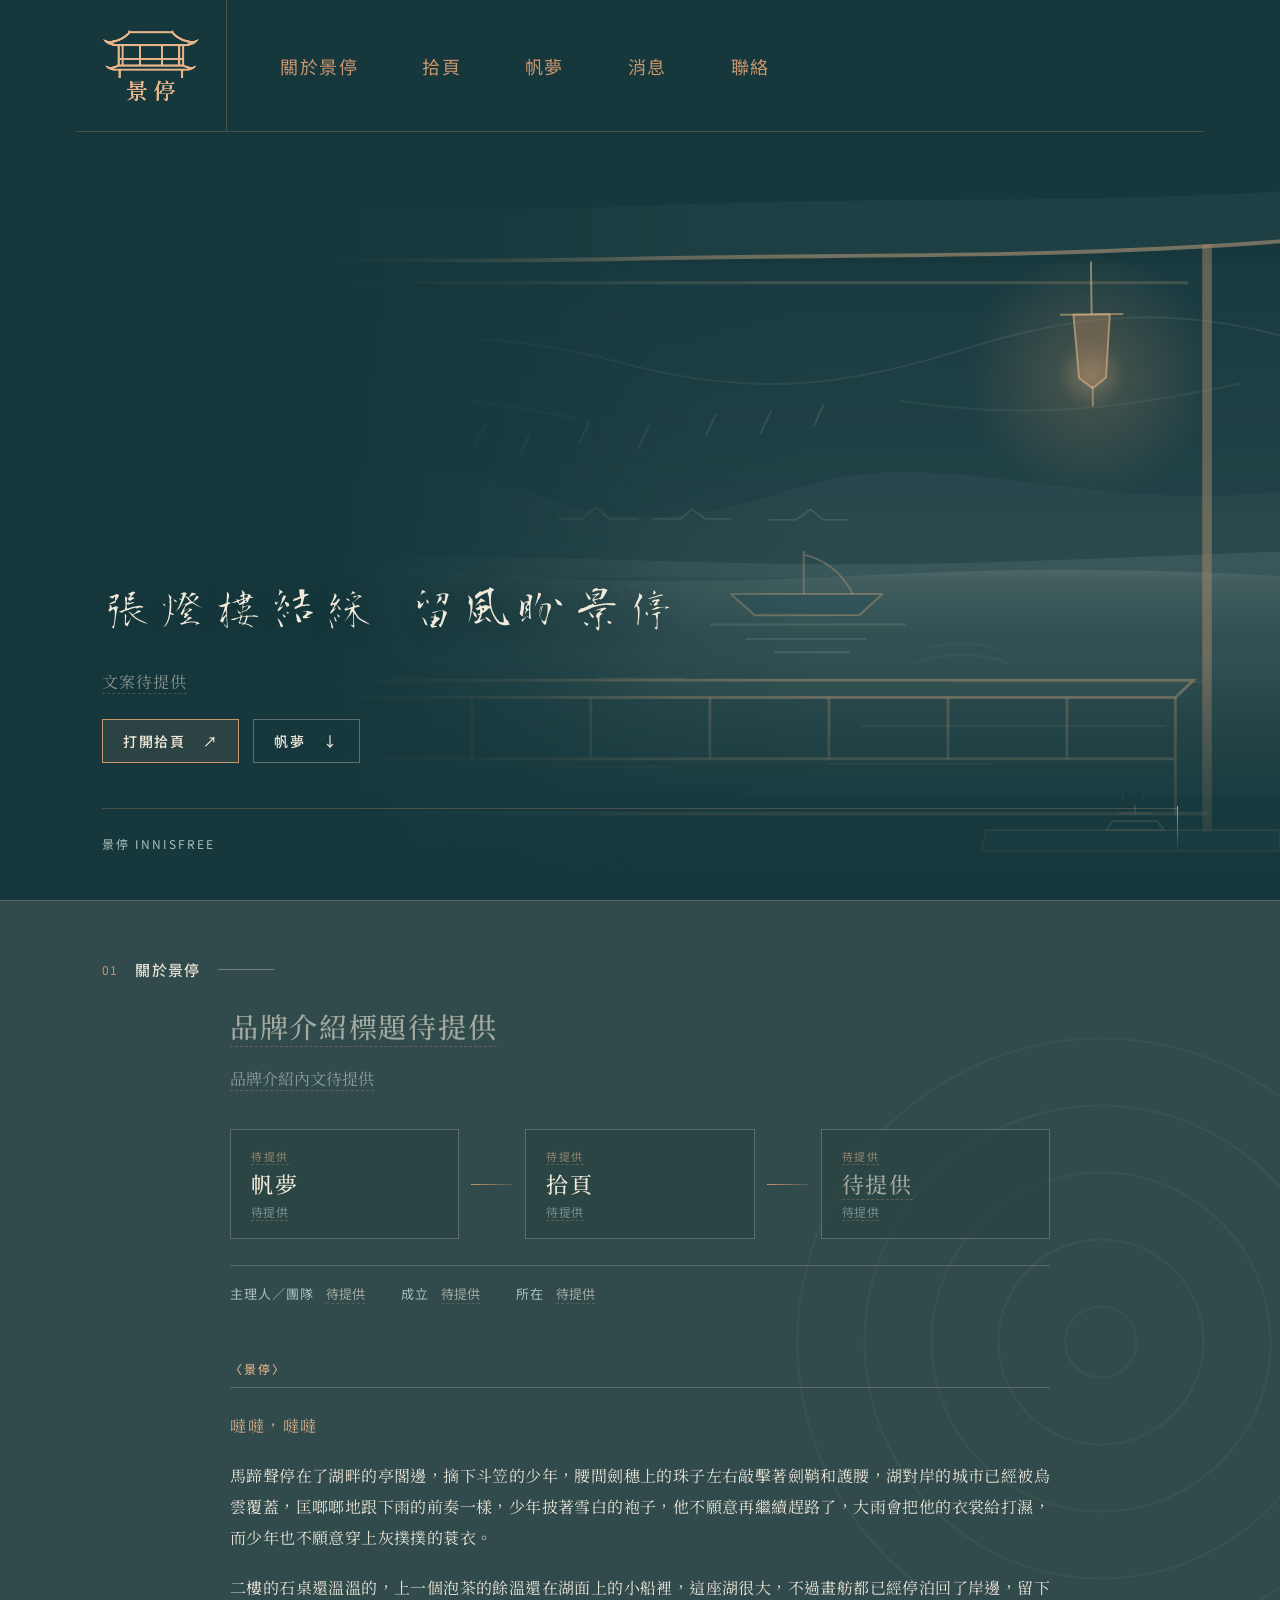
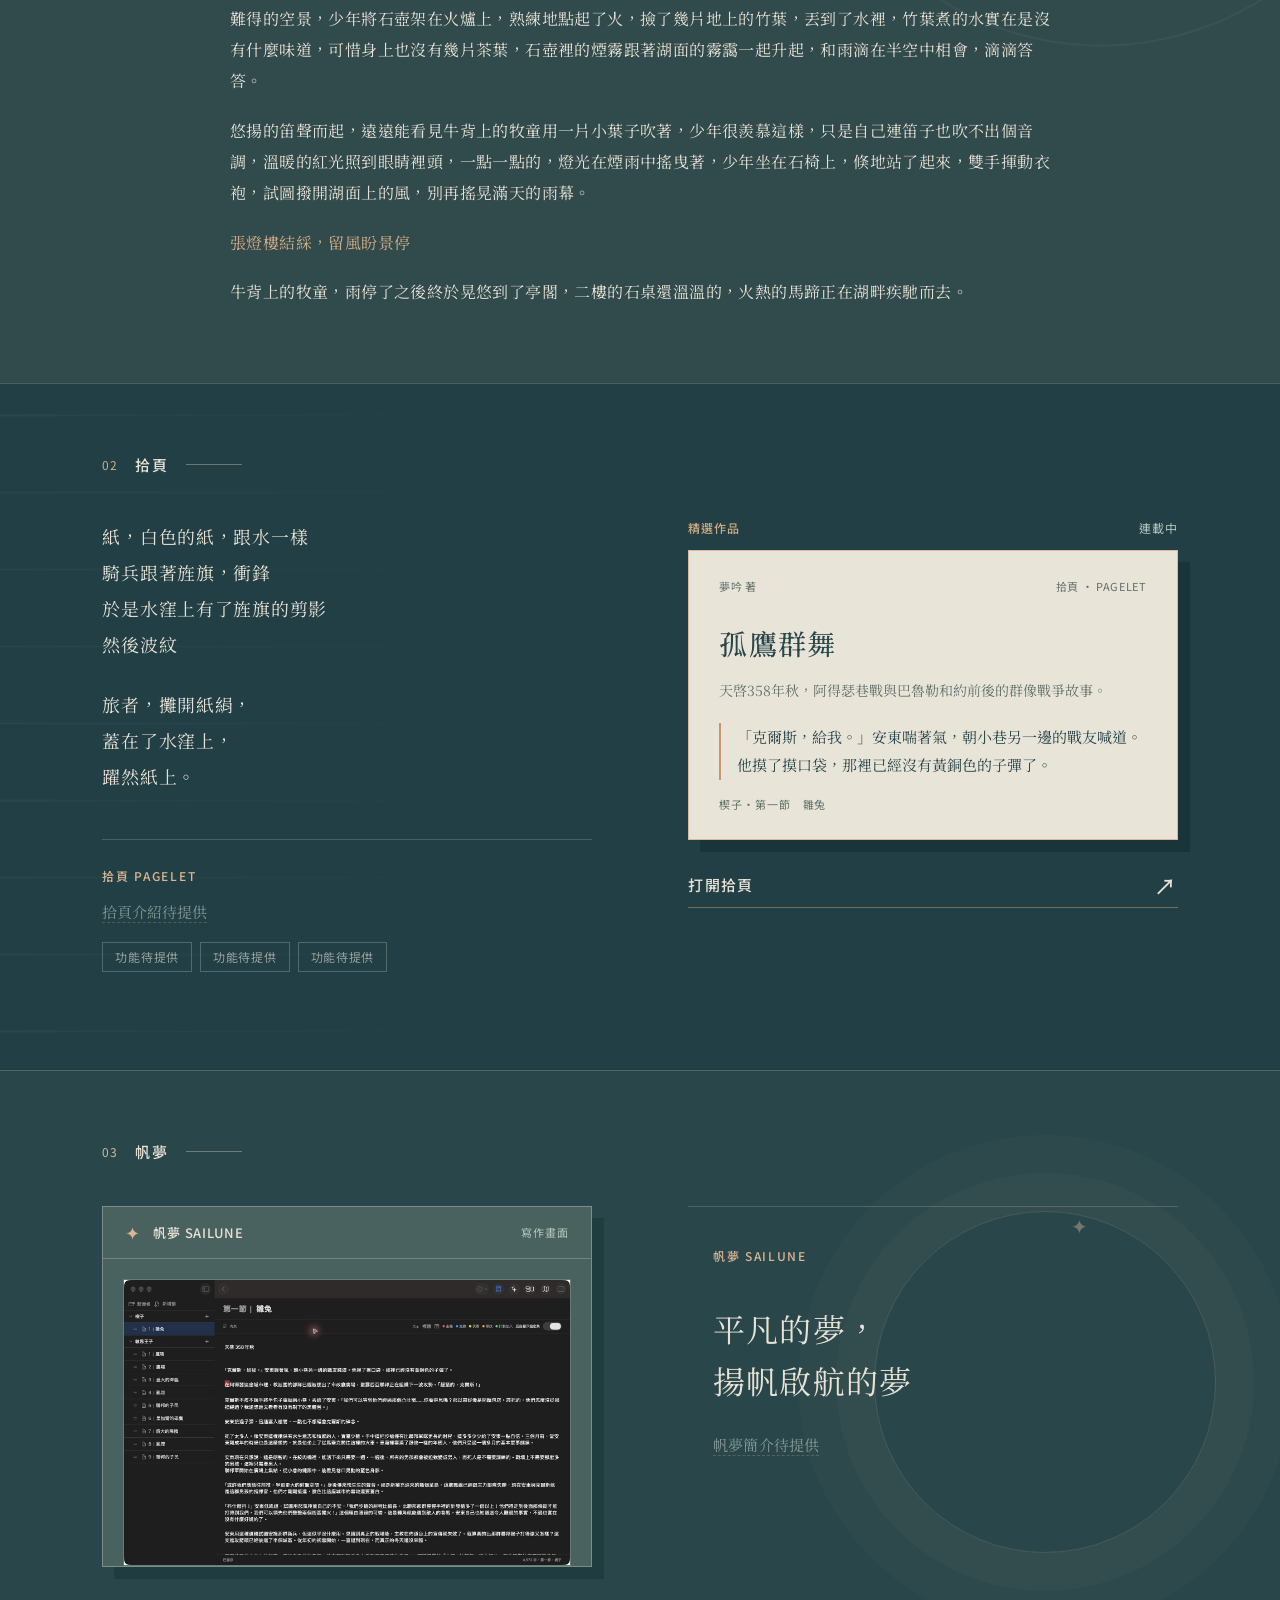
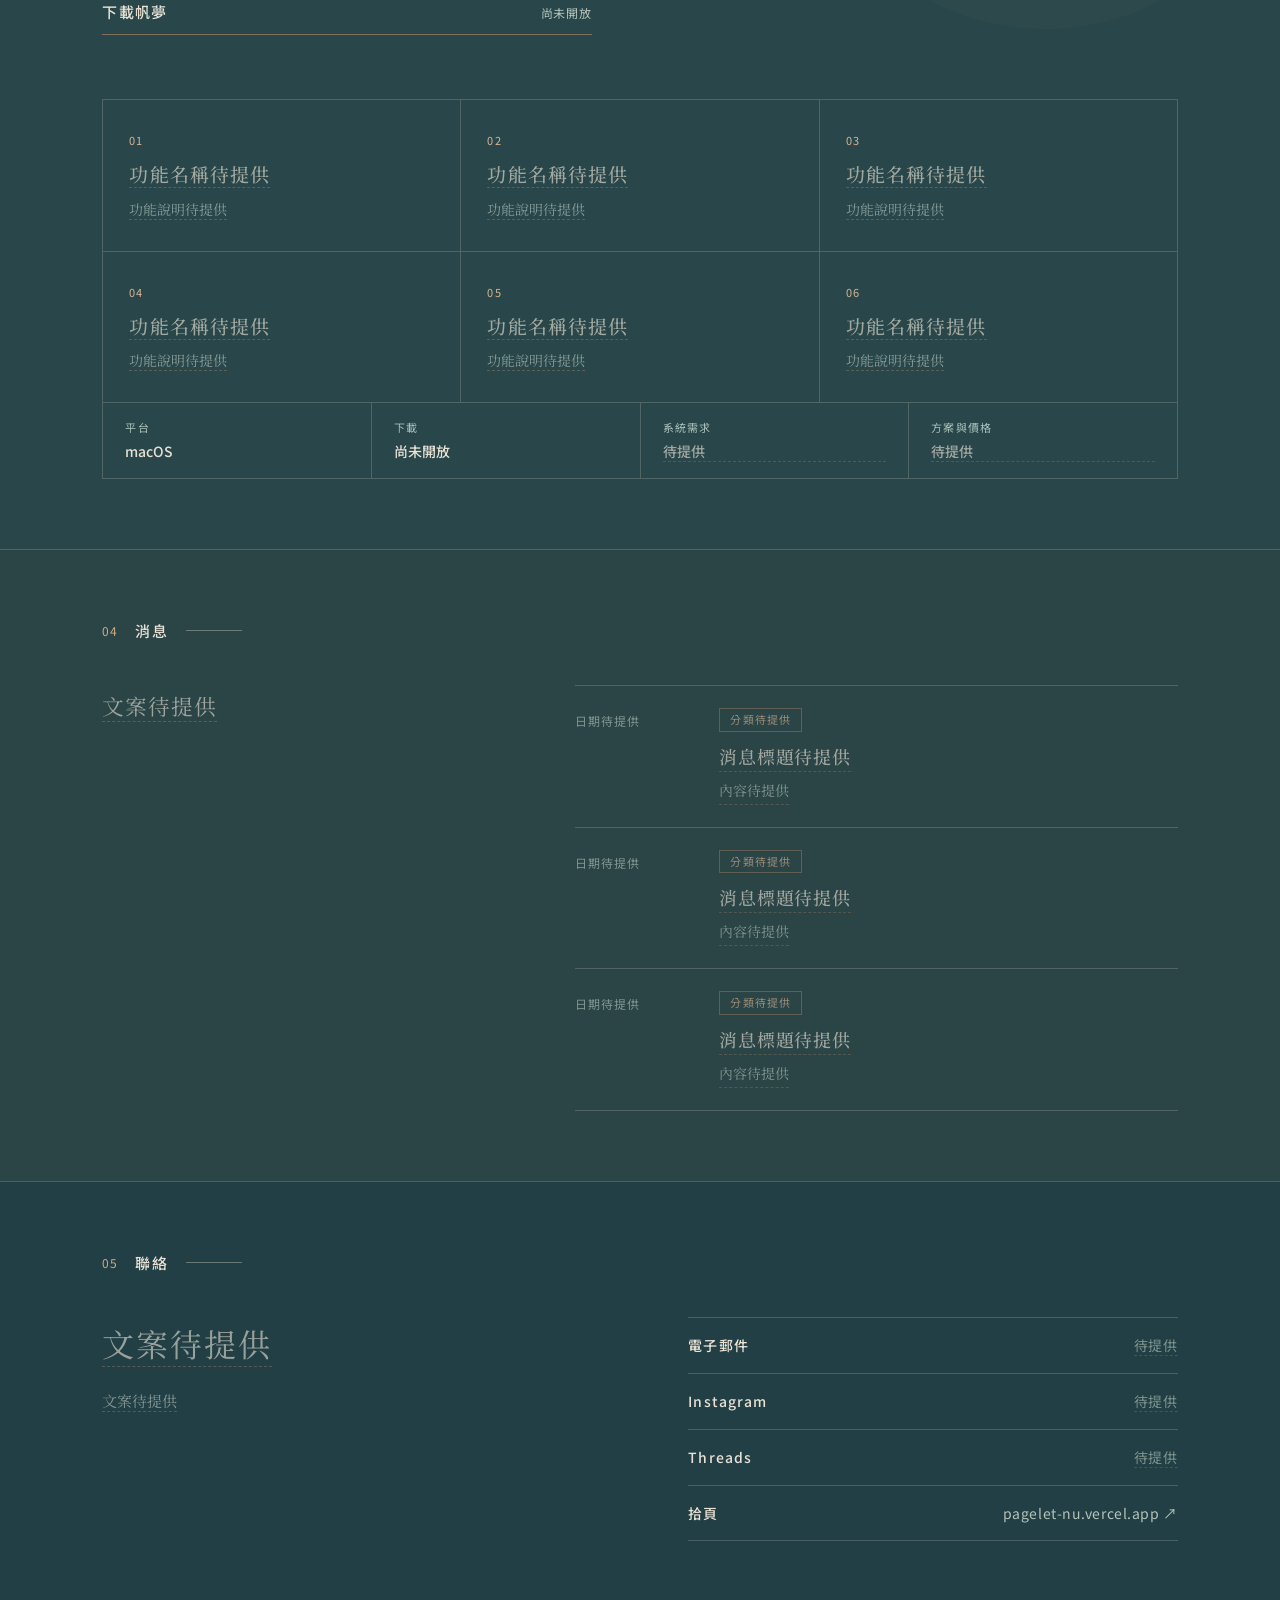
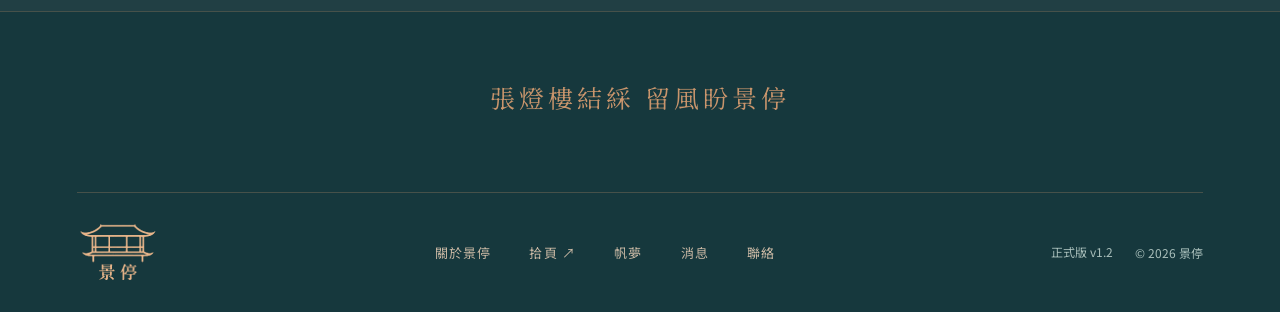
<file: index.html>
<!doctype html>
<html lang="zh-Hant" class="no-js">
<head>
<meta charset="utf-8"><script>document.documentElement.classList.replace("no-js","js")</script><meta name="viewport" content="width=device-width,initial-scale=1">
<title>景停｜張燈樓結綵 留風盼景停</title>
<meta name="description" content="景停，張燈樓結綵，留風盼景停。認識景停的故事，探索拾頁的創作與作品，以及帆夢寫作工具。">
<link rel="canonical" href="https://moonest-0321.github.io/Innisfree/">
<meta name="version" content="v1.2">
<link rel="icon" href="assets/favicon.svg?v=1.2" type="image/svg+xml">
<meta name="theme-color" content="#16383d">
<meta property="og:type" content="website">
<meta property="og:locale" content="zh_TW">
<meta property="og:site_name" content="景停">
<meta property="og:title" content="景停｜張燈樓結綵 留風盼景停">
<meta property="og:description" content="景停，張燈樓結綵，留風盼景停。認識景停的故事，探索拾頁的創作與作品，以及帆夢寫作工具。">
<meta property="og:url" content="https://moonest-0321.github.io/Innisfree/">
<meta property="og:image" content="https://moonest-0321.github.io/Innisfree/assets/og-image.jpg">
<meta property="og:image:width" content="1200"><meta property="og:image:height" content="630">
<meta property="og:image:alt" content="景停｜張燈樓結綵 留風盼景停">
<meta name="twitter:card" content="summary_large_image">
<link rel="preconnect" href="https://fonts.googleapis.com">
<link rel="preconnect" href="https://fonts.gstatic.com" crossorigin>
<link rel="stylesheet" href="https://fonts.googleapis.com/css2?family=Noto+Sans+TC:wght@400;500;600&amp;family=Noto+Serif+TC:wght@400;500;600&amp;display=swap">
<link rel="preload" href="assets/fonts/jingting-zhengfeng-light.ttf" as="font" type="font/ttf" crossorigin>
<link rel="stylesheet" href="style.css?v=1.2.4">
<script type="application/ld+json">{"@context":"https://schema.org","@type":"Organization","name":"景停","alternateName":"Innisfree","url":"https://moonest-0321.github.io/Innisfree/","logo":"https://moonest-0321.github.io/Innisfree/assets/logo-jiangnan-wordmark-sm.png","slogan":"張燈樓結綵 留風盼景停"}</script>
</head>
<body>
<a class="skip-link" href="#vision">跳到主要內容</a>
<svg width="0" height="0" aria-hidden="true" style="position:absolute"><defs><filter id="logo-ink" color-interpolation-filters="sRGB"><feColorMatrix type="matrix" values="0 0 0 0 .91 0 0 0 0 .71 0 0 0 0 .54 1.4 0 0 0 -.2"/></filter></defs></svg>
<header class="header"><a class="brand" href="#" aria-label="景停首頁"><svg class="brand-logo" viewBox="515 215 670 510" role="img" aria-label="景停"><image filter="url(#logo-ink)" href="assets/logo-jiangnan-wordmark-sm.png?v=1.2.4" width="1697" height="927"/></svg></a><nav aria-label="主要導覽"><a href="#vision">關於景停</a><a href="#pagelet">拾頁</a><a href="#sailune">帆夢</a><a href="#news">消息</a><a href="#contact">聯絡</a></nav></header>
<main id="main">
<section class="hero" aria-label="首頁"><div class="hero-mark"><svg class="brand-logo" viewBox="515 215 670 510" role="img" aria-label="景停"><image filter="url(#logo-ink)" href="assets/logo-jiangnan-wordmark-sm.png?v=1.2.4" width="1697" height="927"/></svg></div><h1><span>張燈樓結綵</span> <span>留風盼景停</span></h1><div class="hero-intro"><p class="hero-sub"><span class="ph" data-field="hero-sub">文案待提供</span></p><div class="hero-actions"><a class="hero-cta" href="https://pagelet-nu.vercel.app/" target="_blank" rel="noopener noreferrer">打開拾頁 <span aria-hidden="true">↗</span><span class="visually-hidden">（另開新分頁）</span></a><a class="hero-cta hero-cta-quiet" href="#sailune">帆夢 <span aria-hidden="true">↓</span></a></div></div><div class="hero-bottom"><div class="hero-foot">景停 INNISFREE</div></div><a class="hero-scroll" href="#vision" aria-label="往下捲動"></a></section>
<section class="intro section" id="vision" aria-labelledby="vision-title"><h2 class="section-label" id="vision-title"><span>01</span>關於景停</h2><div class="about-brand reveal"><p class="about-lead"><span class="ph" data-field="about-lead">品牌介紹標題待提供</span></p><div class="about-text"><p><span class="ph" data-field="about-text">品牌介紹內文待提供</span></p></div><ol class="brand-flow" aria-label="景停旗下產品的關係"><li><a href="#sailune"><span class="flow-role"><span class="ph" data-field="flow-sailune-role">待提供</span></span><strong>帆夢</strong><small><span class="ph" data-field="flow-sailune-desc">待提供</span></small></a></li><li class="flow-step" aria-hidden="true"><span></span></li><li><a href="#pagelet"><span class="flow-role"><span class="ph" data-field="flow-pagelet-role">待提供</span></span><strong>拾頁</strong><small><span class="ph" data-field="flow-pagelet-desc">待提供</span></small></a></li><li class="flow-step" aria-hidden="true"><span></span></li><li><div><span class="flow-role"><span class="ph" data-field="flow-reader-role">待提供</span></span><strong><span class="ph" data-field="flow-reader-name">待提供</span></strong><small><span class="ph" data-field="flow-reader-desc">待提供</span></small></div></li></ol><dl class="about-facts"><div class="is-placeholder"><dt>主理人／團隊</dt><dd data-field="team">待提供</dd></div><div class="is-placeholder"><dt>成立</dt><dd data-field="founded">待提供</dd></div><div class="is-placeholder"><dt>所在</dt><dd data-field="location">待提供</dd></div></dl></div>
<p class="about-story-label reveal">〈景停〉</p><article class="about-story reveal"><div class="about-story-body"><p class="about-story-opening">噠噠，噠噠</p><p>馬蹄聲停在了湖畔的亭閣邊，摘下斗笠的少年，腰間劍穗上的珠子左右敲擊著劍鞘和護腰，湖對岸的城市已經被烏雲覆蓋，匡啷啷地跟下雨的前奏一樣，少年披著雪白的袍子，他不願意再繼續趕路了，大雨會把他的衣裳給打濕，而少年也不願意穿上灰撲撲的蓑衣。</p><p>二樓的石桌還溫溫的，上一個泡茶的餘溫還在湖面上的小船裡，這座湖很大，不過畫舫都已經停泊回了岸邊，留下難得的空景，少年將石壺架在火爐上，熟練地點起了火，撿了幾片地上的竹葉，丟到了水裡，竹葉煮的水實在是沒有什麼味道，可惜身上也沒有幾片茶葉，石壺裡的煙霧跟著湖面的霧靄一起升起，和雨滴在半空中相會，滴滴答答。</p><p>悠揚的笛聲而起，遠遠能看見牛背上的牧童用一片小葉子吹著，少年很羨慕這樣，只是自己連笛子也吹不出個音調，溫暖的紅光照到眼睛裡頭，一點一點的，燈光在煙雨中搖曳著，少年坐在石椅上，倏地站了起來，雙手揮動衣袍，試圖撥開湖面上的風，別再搖晃滿天的雨幕。</p><p class="about-story-refrain">張燈樓結綵，留風盼景停</p><p>牛背上的牧童，雨停了之後終於晃悠到了亭閣，二樓的石桌還溫溫的，火熱的馬蹄正在湖畔疾馳而去。</p></div></article></section>
<section class="stories section" id="pagelet" aria-labelledby="pagelet-title"><h2 class="section-label" id="pagelet-title"><span>02</span>拾頁</h2><div class="stories-layout"><div class="pagelet-column"><div class="pagelet-poem reveal-lines"><p><span class="line">紙，白色的紙，跟水一樣</span><br><span class="line">騎兵跟著旌旗，衝鋒</span><br><span class="line">於是水窪上有了旌旗的剪影</span><br><span class="line">然後波紋</span></p><p><span class="line">旅者，攤開紙絹，</span><br><span class="line">蓋在了水窪上，</span><br><span class="line">躍然紙上。</span></p></div><div class="product-intro reveal"><p class="product-kicker">拾頁 PAGELET</p><p><span class="ph" data-field="pagelet-intro">拾頁介紹待提供</span></p><ul class="chip-list" aria-label="拾頁的功能"><li><span class="ph" data-field="pagelet-f1">功能待提供</span></li><li><span class="ph" data-field="pagelet-f2">功能待提供</span></li><li><span class="ph" data-field="pagelet-f3">功能待提供</span></li></ul></div></div><div class="stories-content pagelet-preview reveal" id="stories" aria-label="拾頁精選作品"><div class="pagelet-preview-head"><span>精選作品</span><span>連載中</span></div><a class="pagelet-preview-card" data-featured-preview href="https://pagelet-nu.vercel.app/book/58D81B57-3063-4803-8E54-A37220B423C1" target="_blank" rel="noopener noreferrer"><div class="pagelet-preview-meta"><span data-preview-author>夢吟 著</span><span>拾頁 · PAGELET</span></div><h3 data-preview-title>孤鷹群舞</h3><p class="pagelet-preview-summary">天啓358年秋，阿得瑟巷戰與巴魯勒和約前後的群像戰爭故事。</p><blockquote data-preview-excerpt>「克爾斯，給我。」安東喘著氣，朝小巷另一邊的戰友喊道。他摸了摸口袋，那裡已經沒有黃銅色的子彈了。</blockquote><span class="pagelet-preview-source">楔子・第一節　雛兔</span></a><a class="pagelet-open-link" href="https://pagelet-nu.vercel.app/" target="_blank" rel="noopener noreferrer">打開拾頁 <span aria-hidden="true">↗</span><span class="visually-hidden">（另開新分頁）</span></a></div></div></section>
<section class="sailune-section section" id="sailune" aria-labelledby="sailune-title"><h2 class="section-label" id="sailune-title"><span>03</span>帆夢</h2><div class="sailune-layout"><div class="sailune-showcase reveal"><figure class="sailune-preview sailune-shot"><div class="sailune-preview-bar"><span aria-hidden="true">✦</span><span>帆夢 SAILUNE</span><span>寫作畫面</span></div><img src="assets/sailune-editor.jpg?v=1.2" width="1600" height="1025" loading="lazy" alt="帆夢的寫作畫面：左側是卷與節的目錄，右側是〈孤鷹群舞〉第一節〈雛兔〉的正文。"></figure><p class="sailune-download">下載帆夢 <small>尚未開放</small></p></div><div class="sailune-copy reveal"><p class="product-kicker">帆夢 SAILUNE</p><p class="sailune-tagline">平凡的夢，<br>揚帆啟航的夢</p><div class="sailune-description"><p><span class="ph" data-field="sailune-description">帆夢簡介待提供</span></p></div></div></div><ul class="feature-grid" aria-label="帆夢的主要功能"><li class="reveal"><span class="feature-no">01</span><h3><span class="ph" data-field="sailune-f1-title">功能名稱待提供</span></h3><p><span class="ph" data-field="sailune-f1-text">功能說明待提供</span></p></li><li class="reveal"><span class="feature-no">02</span><h3><span class="ph" data-field="sailune-f2-title">功能名稱待提供</span></h3><p><span class="ph" data-field="sailune-f2-text">功能說明待提供</span></p></li><li class="reveal"><span class="feature-no">03</span><h3><span class="ph" data-field="sailune-f3-title">功能名稱待提供</span></h3><p><span class="ph" data-field="sailune-f3-text">功能說明待提供</span></p></li><li class="reveal"><span class="feature-no">04</span><h3><span class="ph" data-field="sailune-f4-title">功能名稱待提供</span></h3><p><span class="ph" data-field="sailune-f4-text">功能說明待提供</span></p></li><li class="reveal"><span class="feature-no">05</span><h3><span class="ph" data-field="sailune-f5-title">功能名稱待提供</span></h3><p><span class="ph" data-field="sailune-f5-text">功能說明待提供</span></p></li><li class="reveal"><span class="feature-no">06</span><h3><span class="ph" data-field="sailune-f6-title">功能名稱待提供</span></h3><p><span class="ph" data-field="sailune-f6-text">功能說明待提供</span></p></li></ul><dl class="product-facts reveal"><div><dt>平台</dt><dd>macOS</dd></div><div><dt>下載</dt><dd>尚未開放</dd></div><div class="is-placeholder"><dt>系統需求</dt><dd data-field="requirements">待提供</dd></div><div class="is-placeholder"><dt>方案與價格</dt><dd data-field="pricing">待提供</dd></div></dl></section>
<section class="news-section section" id="news" aria-labelledby="news-title"><h2 class="section-label" id="news-title"><span>04</span>消息</h2><div class="news-layout"><p class="news-intro reveal"><span class="ph" data-field="news-intro">文案待提供</span></p><ol class="news-list" data-placeholder="news"><li class="news-item reveal is-placeholder"><time data-field="date">日期待提供</time><span class="news-tag" data-field="category">分類待提供</span><h3 data-field="title">消息標題待提供</h3><p data-field="summary">內容待提供</p></li><li class="news-item reveal is-placeholder"><time data-field="date">日期待提供</time><span class="news-tag" data-field="category">分類待提供</span><h3 data-field="title">消息標題待提供</h3><p data-field="summary">內容待提供</p></li><li class="news-item reveal is-placeholder"><time data-field="date">日期待提供</time><span class="news-tag" data-field="category">分類待提供</span><h3 data-field="title">消息標題待提供</h3><p data-field="summary">內容待提供</p></li></ol></div></section>
<section class="contact-section section" id="contact" aria-labelledby="contact-title"><h2 class="section-label" id="contact-title"><span>05</span>聯絡</h2><div class="contact-layout"><div class="contact-copy reveal"><p class="contact-lead"><span class="ph" data-field="contact-lead">文案待提供</span></p><p class="contact-note"><span class="ph" data-field="contact-note">文案待提供</span></p></div><dl class="contact-list reveal" data-placeholder="contact"><div class="is-placeholder"><dt>電子郵件</dt><dd data-field="email">待提供</dd></div><div class="is-placeholder"><dt>Instagram</dt><dd data-field="instagram">待提供</dd></div><div class="is-placeholder"><dt>Threads</dt><dd data-field="threads">待提供</dd></div><div><dt>拾頁</dt><dd><a href="https://pagelet-nu.vercel.app/" target="_blank" rel="noopener noreferrer">pagelet-nu.vercel.app ↗<span class="visually-hidden">（另開新分頁）</span></a></dd></div></dl></div></section>
<section class="closing" aria-label="題句"><p>張燈樓結綵 留風盼景停</p></section>
</main>
<footer><a class="footer-brand" href="#" aria-label="回到頂端"><svg class="brand-logo" viewBox="515 215 670 510" role="img" aria-label="景停"><image filter="url(#logo-ink)" href="assets/logo-jiangnan-wordmark-sm.png?v=1.2.4" width="1697" height="927"/></svg></a><nav class="footer-nav" aria-label="頁尾導覽"><a href="#vision">關於景停</a><a href="https://pagelet-nu.vercel.app/" target="_blank" rel="noopener noreferrer">拾頁 ↗</a><a href="#sailune">帆夢</a><a href="#news">消息</a><a href="#contact">聯絡</a></nav><div class="footer-meta"><p>正式版 v1.2</p><span>© 2026 景停</span></div></footer>

<script src="script.js?v=1.2.4"></script>
</body></html>
</file>
<file: style.css>
@font-face{font-family:ZhengfengLight;src:url('assets/fonts/jingting-zhengfeng-light.ttf') format('truetype');font-display:swap}
:root{--paper:#16383d;--surface:#dce5e0;--ink:#c9956c;--muted:#a9bfbb;--line:#c9956c44;--serif:'Noto Serif TC','Songti TC',serif;--sans:'Noto Sans TC','PingFang TC',sans-serif}
*{box-sizing:border-box}html{scroll-behavior:smooth;scroll-padding-top:32px}body{margin:0;background:var(--paper);color:var(--ink);font:16px var(--sans)}a{color:inherit;text-decoration:none}button{font:inherit;cursor:pointer}a:focus-visible,button:focus-visible{outline:2px solid var(--ink);outline-offset:6px}button:hover,a:hover{color:#f2c59f}
.header{height:132px;margin:0 6%;display:flex;align-items:center;gap:28px;border-bottom:1px solid var(--line)}.brand{display:grid;place-items:center;align-self:stretch;flex:0 0 150px;border-right:1px solid var(--line)}.brand-logo{display:block;width:104px;height:80px}.header nav{display:flex;align-items:center;justify-content:space-around;flex:1;gap:20px;font-size:14px;letter-spacing:1px}
.hero{min-height:560px;display:flex;flex-direction:column;justify-content:space-between;padding:70px 8% 0}.hero h1{font:400 clamp(64px,9vw,144px)/1 var(--serif);letter-spacing:.26em;margin:auto 0;color:#e8e1d5;text-align:center}
.about-top{display:flex;align-items:stretch;border-bottom:1px solid #e8e1d588;position:relative;min-height:92px;margin-bottom:0;width:100%;color:#e8e1d5}.about-top h2{flex:0 0 48%;display:flex;align-items:center;border:1px solid #e8e1d588;border-left:0;border-bottom:0;margin:0;padding:12px 16px 12px 0;font:500 clamp(24px,2.5vw,34px)/1.5 var(--serif);white-space:nowrap;letter-spacing:.05em}.about-stream{flex:1;min-width:0;display:flex;flex-direction:column;justify-content:center;padding:13px 0 13px 7%;color:#d1c2ba}.about-stream-items{display:flex;gap:48px;font:500 16px var(--serif);white-space:nowrap}.about-stream-note{font-size:12px;letter-spacing:.12em;color:#b8a2ad;margin-top:8px}.intro{border-top:0;padding-top:70px}.about-body{position:relative;padding-bottom:78px;margin:0 0 0 4%;width:91%}.about-frame{height:390px;width:74%;border:1px solid #e8e1d588;background:#344f50}.about-frame p{font:400 clamp(24px,3vw,40px) var(--serif);letter-spacing:.18em;margin:94px 0 0 18%;color:#e8e1d5}.about-nameplate{position:absolute;bottom:0;right:0;width:49%;min-height:142px;border:1px solid #e8e1d588;background:#756170;display:flex;align-items:center;justify-content:center;gap:24px;padding:20px;color:#e8e1d5}.about-nameplate strong{font:500 clamp(34px,4vw,56px) var(--serif);letter-spacing:.1em}.about-nameplate span{font:400 clamp(16px,1.7vw,24px) var(--serif)}
.section{padding:70px 8%;border-top:1px solid var(--line);--ink:#e8e1d5;--muted:#b6c4bc;--line:#e8e1d533;color:var(--ink)}.intro{background:#314b4c}.intro .section-label span{color:#c9956c}.section-label{display:flex;align-items:center;gap:18px;font-size:16px;letter-spacing:2px;margin-bottom:44px}.section-label span{font-size:12px;letter-spacing:0;color:var(--muted)}.intro-content,.stories-layout{display:grid;grid-template-columns:1fr 1fr;gap:9%}.heading-space{height:150px}.intro-content>div{min-height:214px}p{line-height:2}.intro-content p,.stories-content p{color:var(--muted);margin:0 0 20px}.inline-note{display:block;margin-top:30px}.stories{background:#213f44}.stories .section-label span{color:#d1aa84}.stories-content{min-height:230px}.text-link{display:inline-flex;align-items:center;gap:50px;border-bottom:1px solid #c9956c88;padding:8px 0;font-size:14px}.text-link span{font-size:24px;color:#ad8ba0}.text-link:hover{color:#e0bccf}.story-bottom{border-top:1px solid var(--line);margin-top:40px;padding-top:24px;display:flex;align-items:center;justify-content:space-between;min-height:78px}.story-character{font-size:48px}.brands{background:#29474a;position:relative;isolation:isolate}.brands::before{content:"";position:absolute;z-index:0;left:42%;right:0;bottom:100px;height:230px;background:#756170}.brands>*{position:relative;z-index:1}.brands .section-label span{color:#d9b595}.brands-heading{display:flex;justify-content:space-between;align-items:center;margin-bottom:38px}.brands-heading p{color:var(--muted)}.brand-cards{display:grid;grid-template-columns:1fr 1fr;gap:28px}.product{padding:32px 36px;border:1px solid #e8e1d533;background:#49615f;color:#e8e1d5;--ink:#e8e1d5;--muted:#c0cec5;--line:#e8e1d544;scroll-margin-top:30px}.product:nth-child(2){background:#3b5557}.product-top{display:flex;justify-content:space-between;font-size:14px;color:var(--muted)}h3{font:500 48px var(--serif);letter-spacing:5px;margin:28px 0 20px}h3 small{font:400 12px var(--sans);letter-spacing:3px;display:inline-block;vertical-align:middle;margin-left:24px}.product p{color:var(--muted)}.product-bottom{display:flex;align-items:center;justify-content:space-between;gap:16px;margin-top:36px;padding-top:20px;border-top:1px solid var(--line);min-height:65px}.product-bottom button{width:44px;height:44px;border:1px solid #e8e1d588;background:transparent;color:var(--ink);font-size:24px}.product-bottom button:hover{background:#756170;color:#f2ece0;border-color:#756170}.closing{text-align:center;border-top:1px solid var(--line);padding:60px 24px}.closing p{font:400 25px/2 var(--serif);letter-spacing:4px;margin:0 0 10px}.closing>span{display:block;height:20px}footer{display:flex;align-items:center;justify-content:space-between;gap:25px;margin:0 6%;padding:28px 0;border-top:1px solid var(--line);font-size:12px;color:var(--muted)}footer p{margin:0}.footer-brand .brand-logo{width:82px;height:63px}
dialog{border:1px solid #c9956c88;width:min(570px,90vw);padding:48px;background:#29454a;color:#e8e1d5}dialog::backdrop{background:#071b20c9;backdrop-filter:blur(3px)}dialog h2{font:500 36px var(--serif);margin:18px 0}dialog p{color:#b6c4bc}dialog ul{padding-left:20px;line-height:2}.dialog-close{position:absolute;right:12px;top:12px;width:44px;height:44px;border:0;background:transparent;color:#e8e1d5;font-size:30px}.dialog-done{background:#c9956c;color:#16383d;border:0;padding:13px 24px;margin-top:20px}
@media(min-width:1600px){body{max-width:1600px;margin:auto}}@media(max-width:900px){.header{height:112px}.header nav{gap:16px}.hero{min-height:510px;padding:55px 6% 0}.section{padding:60px 6%}.product{padding:27px}.brand-cards{gap:20px}}
@media(max-width:640px){.header{height:104px;margin:0 4%;gap:7px}.brand{flex-basis:82px}.brand-logo{width:68px;height:53px}.header nav{display:flex;gap:4px;font-size:11px;letter-spacing:0}.header nav a{white-space:nowrap}.hero{min-height:520px;padding:45px 7% 0}.hero h1{font-size:clamp(50px,15vw,72px)}.about-top{display:block;min-height:0;margin-bottom:0}.about-top h2{border-right:0;border-top:1px solid #e8e1d588;padding:17px 0;font-size:clamp(19px,5vw,25px);white-space:normal}.about-stream{padding:12px 0 18px}.about-stream-items{gap:22px;font-size:14px}.intro{padding-top:44px}.about-body{margin:0;width:100%;padding-bottom:62px}.about-frame{height:290px;width:84%}.about-frame p{margin:66px 0 0 11%;font-size:24px}.about-nameplate{width:70%;min-height:94px;gap:12px;padding:14px}.about-nameplate strong{font-size:28px}.about-nameplate span{font-size:15px}
.section{padding:45px 7%}.section-label{margin-bottom:28px}.intro-content,.stories-layout{grid-template-columns:1fr;gap:24px}.heading-space{height:100px}.brands-heading{display:block}.brands-heading p{margin-top:20px}.brand-cards{grid-template-columns:1fr;gap:22px}.product{padding:27px}.brands::before{left:24%;bottom:80px;height:300px}h3{font-size:42px}h3 small{margin-left:18px}.closing{padding:44px 20px}.closing p{font-size:18px;letter-spacing:2px}footer{margin:0 7%;gap:15px}dialog{padding:40px 25px}}
@media(prefers-reduced-motion:reduce){html{scroll-behavior:auto}*{transition:none!important}}
.hero{position:relative;min-height:calc(100svh - 132px);padding:36px 8% 55px;align-items:flex-start}
.hero-mark{position:absolute;right:11%;top:11%;width:min(35vw,450px);opacity:.9}.hero-mark .brand-logo{width:100%;height:auto}
.hero h1{margin:auto 0;text-align:left;letter-spacing:.08em;font-size:clamp(64px,6vw,106px);line-height:1.65}
.hero-link{display:flex;justify-content:space-between;align-items:center;border:1px solid var(--line);padding:25px 38px;width:min(340px,100%);font:500 20px var(--serif)}.hero-link span{font-size:30px}
.hero-foot{border-top:1px solid var(--line);padding-top:25px;margin-top:60px;width:55%;color:var(--muted);font-size:14px;letter-spacing:.08em}
@media(max-width:640px){.hero{min-height:calc(100svh - 104px);padding:45px 7% 40px}.hero-mark{right:6%;top:11%;width:58vw}.hero h1{font-size:clamp(41px,10vw,66px)}.hero-link{padding:20px 24px;font-size:17px}.hero-foot{width:100%;margin-top:45px}}

/* 題句移至「關於景停」入口上方 */
.hero h1{margin:auto 0 22px;font:400 clamp(30px,3.1vw,46px)/1.65 'Kaiti TC','STKaiti','BiauKai','Songti TC',serif;letter-spacing:.19em;color:#e8e1d5;text-align:left}
@media(max-width:640px){.hero h1{font-size:clamp(25px,7vw,34px);line-height:1.75;letter-spacing:.11em;margin-bottom:18px}}

/* 首頁行書題句 */
.hero h1{font-family:ZhengfengLight,'STXingkai','Kaiti TC',cursive;font-size:clamp(30px,3.8vw,52px);font-weight:400;letter-spacing:.04em;white-space:nowrap;margin:auto 0 0;line-height:1.5}
@media(max-width:640px){.hero h1{font-size:clamp(21px,5.4vw,28px);letter-spacing:0;white-space:nowrap;margin:auto 0 0}}

/* v1.1 導覽與首頁快訊 */
.header nav{font-size:18px;letter-spacing:.08em;transform:translate(-24px,28px)}
.hero-bottom{position:relative;display:flex;align-items:end;width:100%;min-height:112px}
.hero-foot{width:auto;min-width:0;margin-top:0;padding-top:0;border-top:0;transform:translateY(20px)}
.news-ticker{position:absolute;left:76%;bottom:48px;transform:translateX(-50%);width:min(38%,420px);color:#e8e1d5;text-align:left;letter-spacing:.08em}
.ticker-window{overflow:hidden;height:136px}
.ticker-track{display:flex;flex-direction:column;animation:ticker-scroll 12s ease-in-out infinite}
.ticker-item{height:68px;flex:none;display:flex;flex-direction:column;justify-content:center;gap:.25em;font-size:15px;line-height:1.5}
.ticker-copy{display:-webkit-box;-webkit-box-orient:vertical;-webkit-line-clamp:2;line-clamp:2;overflow:hidden;font-family:var(--serif)}
.ticker-credit{color:var(--ink);font-size:12px;text-align:right}
.news-ticker:hover .ticker-track{animation-play-state:paused}
@keyframes ticker-scroll{0%,40%{transform:translateY(0)}50%,90%{transform:translateY(-68px)}100%{transform:translateY(-136px)}}
@media(max-width:900px){.header nav{font-size:16px}.news-ticker{left:72%;width:min(48%,400px)}}
@media(max-width:640px){.header{gap:4px}.brand{flex-basis:72px}.header nav{font-size:13px;gap:3px;letter-spacing:0;transform:translate(-8px,14px)}.hero-bottom{display:flex;flex-direction:column;align-items:stretch;gap:12px;min-height:0}.hero-foot{width:100%;padding-top:0}.news-ticker{position:static;transform:none;width:100%}.hero h1{margin-bottom:20px}}
@media(prefers-reduced-motion:reduce){.ticker-track{animation:none}.ticker-item[aria-hidden]{display:none}}

/* 關於景停：以篇章節奏呈現品牌故事 */
.intro:has(.about-story){padding-top:58px;padding-bottom:76px}
.intro:has(.about-story) .section-label{margin-bottom:24px}
.about-story{max-width:820px;margin:0 auto}
.about-story-body{border-top:1px solid var(--line);padding-top:22px;font:400 clamp(16px,1.2vw,18px)/1.95 var(--serif);letter-spacing:.025em;color:#e8e1d5}
.about-story-body p{margin:0 0 1.15em;line-height:inherit;color:inherit}
.about-story-body p:last-child{margin-bottom:0}
.about-story-opening{color:#d4ab87!important;letter-spacing:.1em}
.about-story-refrain{color:#d4ab87!important}
@media(max-width:640px){.intro:has(.about-story){padding-top:42px;padding-bottom:54px}.about-story-body{font-size:16px;line-height:1.85;letter-spacing:0;overflow-wrap:anywhere}.about-story-body p{margin-bottom:1em}}

/* 拾頁短詩 */
.pagelet-poem{font:400 clamp(17px,1.4vw,21px)/2.1 var(--serif);letter-spacing:.04em;color:#e8e1d5}
.pagelet-poem p{margin:0 0 1.35em}
.pagelet-poem p:last-child{margin-bottom:0}
.stories:has(.pagelet-poem) .stories-content{min-height:0}
.stories:has(.pagelet-poem) .story-bottom{margin-top:54px}
@media(max-width:640px){.pagelet-poem{font-size:16px;line-height:1.95;letter-spacing:0}.stories:has(.pagelet-poem) .stories-layout{gap:0}.stories:has(.pagelet-poem) .story-bottom{margin-top:38px}}

/* 拾頁作品預覽：資料欄位留給日後接入真實精選作品 */
.pagelet-preview{display:flex;flex-direction:column;min-width:0}
.pagelet-preview-head,.pagelet-preview-meta{display:flex;align-items:center;justify-content:space-between;gap:16px}
.pagelet-preview-head{font:500 12px var(--sans);letter-spacing:.14em;color:#d1aa84;margin-bottom:14px}
.pagelet-preview-head span:last-child{color:var(--muted);font-weight:400}
.pagelet-preview-card{flex:1;min-height:246px;padding:27px 30px;background:#e9e4d8;color:#29474a;border:1px solid #c9956c88;box-shadow:12px 12px 0 #152f3499}
.pagelet-preview-meta{font:400 11px var(--sans);letter-spacing:.1em;color:#61726d}
.pagelet-preview-card h3{font:500 clamp(23px,2.2vw,32px)/1.5 var(--serif);letter-spacing:.08em;margin:28px 0 13px}
.pagelet-preview-card p{font:400 15px/1.8 var(--serif);color:#61726d;margin:0}
.pagelet-preview-lines{display:grid;gap:12px;margin-top:25px;max-width:78%}
.pagelet-preview-lines span{height:1px;background:#29474a30}
.pagelet-preview-lines span:last-child{width:58%}
.pagelet-open-link{display:flex;align-items:center;justify-content:space-between;gap:20px;margin-top:23px;padding:11px 0;border-bottom:1px solid #c9956c88;font:500 15px var(--sans);letter-spacing:.08em;color:#e8e1d5}
.pagelet-open-link span{font-size:22px;line-height:1}
@media(max-width:640px){.stories:has(.pagelet-poem) .stories-layout{gap:34px}.pagelet-preview-card{min-height:215px;padding:23px}.pagelet-preview-card h3{margin-top:22px}.pagelet-open-link{margin-top:20px}}

/* 帆夢：拾頁區塊的左右鏡像，右側預留短文 */
.sailune-section{background:#29474a}
.sailune-section .section-label span{color:#d9b595}
.sailune-layout{display:grid;grid-template-columns:1fr 1fr;gap:9%;align-items:start}
.sailune-showcase{min-width:0}
.sailune-preview{background:#49615f;border:1px solid #e8e1d555;min-height:294px;box-shadow:12px 12px 0 #18343888}
.sailune-preview-bar{height:52px;display:flex;align-items:center;gap:12px;padding:0 22px;border-bottom:1px solid #e8e1d544;font:500 13px var(--sans);letter-spacing:.07em}
.sailune-preview-bar span:first-child{color:#d9b595;font-size:18px}
.sailune-preview-bar span:last-child{margin-left:auto;font-size:11px;color:var(--muted);font-weight:400}
.sailune-preview-page{margin:23px 25px 25px;padding:22px 25px;min-height:193px;background:#e9e4d8;color:#29474a}
.sailune-preview-page>span{font:500 11px var(--sans);letter-spacing:.16em}
.sailune-preview-sheet{display:grid;gap:12px;margin-top:26px;max-width:90%}
.sailune-preview-sheet i{display:block;height:1px;background:#29474a55}
.sailune-preview-sheet i:nth-child(2){width:93%}.sailune-preview-sheet i:nth-child(3){width:86%}.sailune-preview-sheet i:nth-child(4){width:96%}.sailune-preview-sheet i:nth-child(5){width:54%}
.sailune-download{display:flex;align-items:center;justify-content:space-between;gap:20px;margin-top:23px;padding:11px 0;border-bottom:1px solid #c9956c88;font:500 15px var(--sans);letter-spacing:.08em;color:#e8e1d5}
.sailune-download small{font:400 12px var(--sans);letter-spacing:.06em;color:var(--muted)}
.sailune-copy{min-height:294px;border-top:1px solid var(--line)}
@media(max-width:640px){.sailune-layout{grid-template-columns:1fr;gap:0}.sailune-preview{min-height:265px}.sailune-preview-page{min-height:167px;margin:20px;padding:18px}.sailune-copy{min-height:0;border-top:0}.sailune-download{margin-top:20px}}

/* 三個主區塊的導覽 */
.header nav{justify-content:flex-end;gap:clamp(26px,5vw,76px);font-size:18px;letter-spacing:.08em;transform:none;padding-right:clamp(8px,2vw,30px)}
.header nav a{white-space:nowrap}
@media(max-width:900px){.header nav{gap:clamp(18px,4vw,38px);font-size:16px}}
@media(max-width:640px){.header nav{gap:clamp(12px,3vw,22px);font-size:13px;letter-spacing:0;padding-right:2px}}
.header nav{justify-content:flex-start;padding-left:clamp(8px,2vw,30px);padding-right:0}
@media(max-width:640px){.header nav{padding-left:6px}}
.sailune-copy{display:flex;align-items:center;justify-content:center;padding:24px 5%}
.sailune-copy p{margin:0;font:400 clamp(23px,2.6vw,36px)/1.9 var(--serif);letter-spacing:.08em;color:#e8e1d5}
@media(max-width:640px){.sailune-copy{justify-content:flex-start;padding:42px 0 0}.sailune-copy p{font-size:25px;line-height:1.8}}
.sailune-copy{flex-direction:column;align-items:flex-start;gap:24px;padding:16px 2% 16px 5%}
.sailune-copy .sailune-tagline{font:400 clamp(23px,2.5vw,34px)/1.65 var(--serif);letter-spacing:.08em}
.sailune-description{max-width:520px}
.sailune-description p{margin:0 0 .9em;font:400 15px/1.9 var(--serif);letter-spacing:.015em;color:#c4d0c9}
.sailune-description p:last-child{margin-bottom:0}
@media(max-width:640px){.sailune-copy{gap:20px;padding:42px 0 0}.sailune-copy .sailune-tagline{font-size:25px}.sailune-description p{font-size:15px;line-height:1.85}}

/* 視覺線索：湖光、紙紋、星帆。裝飾留在各區塊背景，不干擾文字。 */
.intro,.stories,.sailune-section{position:relative;isolation:isolate;overflow:hidden}
.intro>*,.stories>*,.sailune-section>*{position:relative;z-index:1}
.intro::before{content:"";position:absolute;z-index:0;right:-12%;top:10%;width:52%;aspect-ratio:1;border-radius:50%;background:repeating-radial-gradient(ellipse at center,transparent 0 34px,#d9b59513 35px 36px,transparent 37px 67px);opacity:.8;pointer-events:none}
.stories::before{content:"";position:absolute;z-index:0;left:0;top:0;bottom:0;width:43%;background:repeating-linear-gradient(0deg,transparent 0 37px,#e9e4d80b 38px 39px,transparent 40px 77px);mask-image:linear-gradient(90deg,#000,transparent);pointer-events:none}
.sailune-section::before{content:"";position:absolute;z-index:0;right:5%;top:13%;width:min(27vw,340px);aspect-ratio:1;border:1px solid #d9b5952b;border-radius:50%;box-shadow:0 0 0 38px #d9b59509,0 0 0 76px #d9b59506;pointer-events:none}
.sailune-section::after{content:"✦";position:absolute;z-index:0;right:15%;top:13%;font-size:20px;color:#d9b59570;pointer-events:none}

/* 字體層級：行書用於題句，宋體用於敘事，黑體用於導覽與功能資訊。 */
.header nav,.section-label,.hero-foot,.ticker-credit,.pagelet-preview-head,.pagelet-preview-meta,.pagelet-open-link,.sailune-preview-bar,.sailune-preview-page>span,.sailune-download,footer{font-family:var(--sans)}
.ticker-copy,.about-story-body,.pagelet-poem,.pagelet-preview-card h3,.pagelet-preview-card p,.sailune-tagline,.sailune-description p,.closing p{font-family:var(--serif)}
.section-label{font-size:15px;font-weight:500;letter-spacing:.08em}
.section-label span{font-size:12px;font-weight:400;letter-spacing:.04em}
.pagelet-preview-head,.pagelet-preview-meta,.sailune-preview-bar,.sailune-preview-page>span{letter-spacing:.06em}
.pagelet-preview-card h3,.sailune-copy .sailune-tagline{letter-spacing:.04em}
@media(max-width:640px){.intro::before{right:-45%;top:18%;width:90%}.stories::before{width:100%;mask-image:linear-gradient(90deg,#0008,transparent)}.sailune-section::before{right:-25%;top:9%;width:60vw}.sailune-section::after{right:10%;top:11%}}

/* 首屏以題句為主；重複 Logo 退成角落印記，待填快訊暫不展示。 */
.hero{min-height:calc(100svh - 132px);padding-bottom:48px}
.hero-mark{right:8%;top:12%;width:clamp(150px,16vw,245px);opacity:.28;pointer-events:none}
.hero h1{position:relative;z-index:1;margin:auto 0 clamp(42px,7vh,78px);font-size:clamp(34px,4.1vw,58px);letter-spacing:.055em;white-space:normal;text-wrap:balance;max-width:13em}
.hero-bottom{min-height:44px;border-top:1px solid var(--line);align-items:flex-end}
.hero-foot{transform:none;padding-top:18px;font-size:12px;letter-spacing:.16em}
@media(max-width:640px){.hero{min-height:calc(100svh - 104px);padding-bottom:35px}.hero-mark{right:6%;top:12%;width:35vw;opacity:.22}.hero h1{font-size:clamp(27px,7vw,38px);line-height:1.7;max-width:10em;letter-spacing:.025em;margin:auto 0 clamp(34px,5vh,54px)}.hero-bottom{min-height:38px}.hero-foot{width:auto;margin:0;padding-top:14px}}

/* 首屏以亭閣、燈光與湖面線條構成向量遠景。 */
.hero{isolation:isolate;overflow:hidden}
.hero::before{content:"";position:absolute;z-index:-1;inset:0 0 0 26%;background:url('assets/hero-landscape.svg') right center/cover no-repeat;opacity:.9;mask-image:linear-gradient(90deg,transparent 0%,#000 35%);pointer-events:none}
.hero::after{content:"";position:absolute;z-index:-1;inset:0;background:linear-gradient(90deg,#16383d 5%,transparent 64%),linear-gradient(0deg,#16383d 0%,transparent 32%);pointer-events:none}
.hero-mark{display:none}
.hero h1{color:#f1e9d9;text-shadow:0 2px 20px #092429aa}
@media(max-width:640px){.hero::before{inset:2% -28% 25% 0;background-position:right center;opacity:.75;mask-image:linear-gradient(0deg,transparent 0%,#000 48%)}.hero::after{background:linear-gradient(0deg,#16383d 22%,transparent 82%)}.hero h1{text-shadow:0 2px 15px #092429cc}}

/* 內容遷移：拾頁精選作品與帆夢實際畫面（待審，未提升版號） */
a.pagelet-preview-card{display:block;text-decoration:none;transition:transform .2s ease,box-shadow .2s ease}
a.pagelet-preview-card:hover,a.pagelet-preview-card:focus-visible{transform:translate(-2px,-2px);box-shadow:14px 14px 0 #152f3499}
.pagelet-preview-card .pagelet-preview-summary{font-size:14px}
.pagelet-preview-card blockquote{margin:20px 0 0;padding-left:16px;border-left:2px solid #c9956c;font:400 15px/1.9 var(--serif);color:#29474a}
.pagelet-preview-source{display:block;margin-top:16px;font:400 11px var(--sans);letter-spacing:.08em;color:#61726d}
.sailune-shot{margin:0;min-height:0}
.sailune-shot img{display:block;width:calc(100% - 40px);height:auto;margin:20px 20px 0;border:1px solid #e8e1d533}
.sailune-shot figcaption{padding:14px 20px 18px;font:400 12px/1.7 var(--sans);letter-spacing:.04em;color:#e8e1d5cc}
@media(max-width:640px){.sailune-shot img{width:calc(100% - 28px);margin:14px 14px 0}.sailune-shot figcaption{padding:12px 14px 14px}}
@media(prefers-reduced-motion:reduce){a.pagelet-preview-card{transition:none}}

/* v1.2.1 細修：不改主題，只補可讀性、無障礙與載入 */
.skip-link{position:absolute;left:16px;top:-60px;z-index:20;padding:10px 16px;background:#e8e1d5;color:#16383d;font-size:14px;transition:top .15s}
.skip-link:focus{top:12px}
.visually-hidden{position:absolute!important;width:1px;height:1px;overflow:hidden;clip:rect(0 0 0 0);white-space:nowrap}
h2.section-label{margin-top:0;font-family:var(--sans)}
.hero h1 span{display:inline-block}
.header nav a{position:relative;padding:6px 0;transition:color .2s}
.header nav a::after{content:"";position:absolute;left:0;right:0;bottom:0;height:1px;background:currentColor;transform:scaleX(0);transform-origin:left;transition:transform .25s ease}
.header nav a:hover::after,.header nav a[aria-current="true"]::after{transform:scaleX(1)}
.header nav a[aria-current="true"]{color:#f2c59f}
.stories:has(.pagelet-poem){padding-bottom:84px}
a.pagelet-preview-card:focus-visible{outline:2px solid #e8b58a;outline-offset:6px}
.pagelet-open-link:hover span:first-child{transform:translate(2px,-2px)}
.pagelet-open-link span{transition:transform .2s}
p.sailune-download{margin-bottom:0;line-height:1.5}
footer{flex-wrap:wrap}
.footer-nav{display:flex;gap:clamp(18px,3vw,40px);font-size:13px;letter-spacing:.08em;color:#c9b8a4}
.footer-meta{display:flex;align-items:center;gap:22px}
@media(max-width:640px){.stories:has(.pagelet-poem){padding-bottom:56px}footer{display:grid;grid-template-columns:auto 1fr;row-gap:18px}.footer-nav{justify-content:flex-end;font-size:12px;gap:16px}.footer-meta{grid-column:1/-1;justify-content:space-between;border-top:1px solid var(--line);padding-top:14px}}
@media(prefers-reduced-motion:reduce){.header nav a::after,.skip-link{transition:none}}

/* v1.2.2 動態與新區塊：延續湖光、紙紋、星帆的色域，只在不干擾閱讀時移動。 */
.hero::before{background-image:url('assets/hero-landscape-motion.svg?v=1.2.2')}
.hero::before{animation:hero-in 2.2s ease-out both}
@keyframes hero-in{from{opacity:0;transform:scale(1.03)}to{opacity:.9;transform:none}}

/* 題句：像墨暈開，逐字浮現 */
.js .hero h1 .ch{display:inline-block;opacity:0;filter:blur(6px);transform:translateY(.25em);animation:ink-in 1.1s cubic-bezier(.2,.7,.2,1) forwards;animation-delay:calc(.5s + var(--i) * .11s)}
@keyframes ink-in{to{opacity:1;filter:blur(0);transform:none}}
.hero-foot{animation:fade-in 1s 2s ease-out both}
@keyframes fade-in{from{opacity:0}to{opacity:1}}
.hero-scroll{position:absolute;right:8%;bottom:48px;display:flex;align-items:center;gap:12px;font:400 11px var(--sans);letter-spacing:.2em;color:var(--muted);writing-mode:vertical-rl;animation:fade-in 1s 2.4s ease-out both}
.hero-scroll::after{content:"";width:1px;height:46px;background:linear-gradient(#c9956c,transparent);animation:drip 2.4s ease-in-out infinite}
@keyframes drip{0%{transform:scaleY(0);transform-origin:top}45%{transform:scaleY(1);transform-origin:top}55%{transform:scaleY(1);transform-origin:bottom}100%{transform:scaleY(0);transform-origin:bottom}}
.hero-scroll:hover{color:#f2c59f}

/* 捲動淡入 */
.js .reveal{opacity:0;transform:translateY(22px);transition:opacity .9s ease,transform .9s cubic-bezier(.2,.7,.2,1)}
.js .reveal.is-visible{opacity:1;transform:none}
.js .news-item.reveal:nth-child(2){transition-delay:.12s}.js .news-item.reveal:nth-child(3){transition-delay:.24s}
.js .reveal-lines .line{display:inline-block;opacity:0;transform:translateX(-10px);transition:opacity .8s ease,transform .8s ease;transition-delay:calc(var(--i) * .16s)}
.js .reveal-lines.is-visible .line{opacity:1;transform:none}
.section-label::after{content:"";flex:0 0 0;height:1px;background:currentColor;opacity:.35;transition:flex-basis 1.2s ease .2s}
.section-label.is-visible::after,.no-js .section-label::after{flex-basis:56px}

/* 星帆輕輕閃爍、湖光漣漪緩慢擴散 */
.sailune-section::after{animation:twinkle 4.5s ease-in-out infinite}
@keyframes twinkle{0%,100%{opacity:.45;transform:scale(1)}50%{opacity:1;transform:scale(1.25) rotate(20deg)}}
.intro::before{animation:lake 14s ease-in-out infinite alternate}
@keyframes lake{from{transform:scale(.96)}to{transform:scale(1.04)}}
.sailune-shot img{transition:transform .5s ease}
.sailune-shot:hover img{transform:scale(1.015)}

/* 04 消息 */
.news-section{background:#2b4547}
.news-section .section-label span,.contact-section .section-label span{color:#d1aa84}
.news-layout{display:grid;grid-template-columns:1fr 1.6fr;gap:9%;align-items:start}
.news-intro{margin:0;font:400 clamp(19px,1.7vw,24px)/1.9 var(--serif);letter-spacing:.04em;color:#e8e1d5}
.news-list{list-style:none;margin:0;padding:0;border-top:1px solid var(--line)}
.news-item{display:grid;grid-template-columns:7.5em 1fr;column-gap:24px;row-gap:4px;padding:22px 0;border-bottom:1px solid var(--line)}
.news-item time{grid-row:1/3;font:400 12px/2.2 var(--sans);letter-spacing:.08em;color:var(--muted)}
.news-tag{justify-self:start;padding:1px 10px;border:1px solid #c9956c88;font:400 11px/1.8 var(--sans);letter-spacing:.1em;color:#d9b595}
.news-item h3{grid-column:2;margin:6px 0 0;font:500 18px/1.6 var(--serif);letter-spacing:.04em;color:#e8e1d5}
.news-item p{grid-column:2;margin:2px 0 0;font:400 14px/1.85 var(--serif);color:var(--muted)}

/* 05 聯絡 */
.contact-section{background:#213f44}
.contact-layout{display:grid;grid-template-columns:1fr 1fr;gap:9%;align-items:start}
.contact-lead{margin:0 0 18px;font:400 clamp(23px,2.5vw,34px)/1.65 var(--serif);letter-spacing:.06em;color:#e8e1d5}
.contact-note{margin:0;max-width:26em;font:400 15px/1.9 var(--serif);color:#c4d0c9}
.contact-list{margin:0;border-top:1px solid var(--line)}
.contact-list>div{display:flex;justify-content:space-between;gap:20px;padding:17px 0;border-bottom:1px solid var(--line)}
.contact-list dt{font:500 14px var(--sans);letter-spacing:.08em;color:#e8e1d5}
.contact-list dd{margin:0;font:400 14px var(--sans);letter-spacing:.04em;color:var(--muted);text-align:right;overflow-wrap:anywhere}
.contact-list a:hover{color:#f2c59f}

/* 待提供的欄位：虛線提示，填入真實內容後移除 is-placeholder 即可 */
.is-placeholder [data-field],.contact-list .is-placeholder dd{opacity:.62}
.news-item.is-placeholder h3,.news-item.is-placeholder p,.contact-list .is-placeholder dd{border-bottom:1px dashed #c9956c66}
.news-item.is-placeholder h3,.news-item.is-placeholder p{justify-self:start}

@media(max-width:640px){.news-layout,.contact-layout{grid-template-columns:1fr;gap:28px}.news-item{grid-template-columns:1fr auto;row-gap:6px;align-items:center}.news-item time{grid-row:1;grid-column:1}.news-tag{grid-row:1;grid-column:2;justify-self:end}.news-item h3,.news-item p{grid-column:1/-1}.hero-scroll{display:none}}

@media(prefers-reduced-motion:reduce){
  .hero::before{background-image:url('assets/hero-landscape.svg?v=1.2.2');animation:none}
  .js .hero h1 .ch,.hero-foot,.hero-scroll,.hero-scroll::after,.sailune-section::after,.intro::before{animation:none;opacity:1;filter:none;transform:none}
  .js .reveal,.js .reveal-lines .line{opacity:1;transform:none;transition:none}
}

/* v1.2.3 補齊：首屏說明、品牌介紹、產品定位與功能 */
.hero h1{margin-bottom:18px}
.hero-intro{position:relative;z-index:1;margin-bottom:clamp(30px,5vh,56px);animation:fade-in 1s 1.9s ease-out both}
.hero-sub{margin:0 0 22px;max-width:30em;font:400 clamp(15px,1.25vw,18px)/1.9 var(--serif);letter-spacing:.06em;color:#d8d2c4;text-shadow:0 2px 14px #092429}
.hero-actions{display:flex;flex-wrap:wrap;gap:14px}
.hero-cta{display:inline-flex;align-items:center;gap:18px;padding:11px 20px;border:1px solid #c9956c;background:#c9956c1f;font:500 14px var(--sans);letter-spacing:.1em;color:#f1e9d9;transition:background .25s,color .25s}
.hero-cta:hover{background:#c9956c;color:#16383d}
.hero-cta-quiet{border-color:#e8e1d555;background:transparent}
.hero-cta-quiet:hover{background:#e8e1d522;color:#f1e9d9}

.about-brand{max-width:820px;margin:0 auto 56px}
.about-lead{margin:0 0 14px;font:500 clamp(22px,2.2vw,30px)/1.6 var(--serif);letter-spacing:.06em;color:#f1e9d9}
.about-text p{margin:0;font:400 16px/2 var(--serif);color:#c9d3cc}
.brand-flow{list-style:none;margin:34px 0 0;padding:0;display:grid;grid-template-columns:1fr auto 1fr auto 1fr;align-items:center;gap:12px}
.brand-flow li>a,.brand-flow li>div{display:flex;flex-direction:column;gap:4px;padding:18px 20px;border:1px solid #e8e1d540;background:#26403f8c;transition:border-color .25s,transform .25s}
.brand-flow li>a:hover{border-color:#c9956c;transform:translateY(-2px);color:inherit}
.flow-role{font:400 11px var(--sans);letter-spacing:.14em;color:#d4ab87}
.brand-flow strong{font:500 22px var(--serif);letter-spacing:.08em;color:#f1e9d9}
.brand-flow small{font:400 12px var(--sans);letter-spacing:.04em;color:#a9bfbb}
.flow-step{display:flex;flex-direction:column;align-items:center;gap:4px;font:400 11px var(--sans);letter-spacing:.12em;color:#a9bfbb}
.flow-step::after{content:"";width:42px;height:1px;background:linear-gradient(90deg,#c9956c,#c9956c00 120%);}
.flow-step span{order:-1}
.about-facts{display:flex;flex-wrap:wrap;gap:10px 36px;margin:26px 0 0;padding-top:18px;border-top:1px solid var(--line)}
.about-facts div{display:flex;gap:12px;font:400 13px var(--sans)}
.about-facts dt{color:#a9bfbb;letter-spacing:.08em}.about-facts dd{margin:0;color:#e8e1d5}
.about-story-label{max-width:820px;margin:0 auto 10px;font:500 12px var(--sans);letter-spacing:.18em;color:#d4ab87}

.pagelet-column{display:flex;flex-direction:column;gap:44px;min-width:0}
.product-intro{padding-top:26px;border-top:1px solid var(--line)}
.product-kicker{margin:0 0 12px!important;font:500 12px/1.6 var(--sans)!important;letter-spacing:.14em!important;color:#d9b595!important}
.product-intro p{margin:0 0 16px;font:400 15px/1.95 var(--serif);color:#c4d0c9}
.chip-list{list-style:none;display:flex;flex-wrap:wrap;gap:8px;margin:0 0 14px;padding:0}
.chip-list li{padding:3px 12px;border:1px solid #e8e1d540;font:400 12px/1.8 var(--sans);letter-spacing:.06em;color:#e8e1d5}
.product-intro .product-note{margin:0;font:400 12px/1.8 var(--sans);color:#a9bfbb}

.feature-grid{list-style:none;margin:64px 0 0;padding:0;display:grid;grid-template-columns:repeat(3,1fr);border-top:1px solid var(--line);border-left:1px solid var(--line)}
.feature-grid li{padding:26px 26px 28px;border-right:1px solid var(--line);border-bottom:1px solid var(--line);transition:background .3s}
.feature-grid li:hover{background:#e8e1d50a}
.feature-no{font:400 11px var(--sans);letter-spacing:.1em;color:#d9b595}
.feature-grid h3{margin:10px 0 8px;font:500 19px/1.5 var(--serif);letter-spacing:.06em;color:#f1e9d9}
.feature-grid p{margin:0;font:400 14px/1.85 var(--serif);color:#c4d0c9}
.js .feature-grid li.reveal:nth-child(3n+2){transition-delay:.1s}.js .feature-grid li.reveal:nth-child(3n){transition-delay:.2s}
.product-facts{display:grid;grid-template-columns:repeat(4,1fr);margin:0;border-left:1px solid var(--line)}
.product-facts div{padding:16px 22px;border-right:1px solid var(--line);border-bottom:1px solid var(--line)}
.product-facts dt{font:400 11px var(--sans);letter-spacing:.12em;color:#a9bfbb}
.product-facts dd{margin:6px 0 0;font:500 14px var(--sans);color:#e8e1d5}
.about-facts .is-placeholder dd,.product-facts .is-placeholder dd{opacity:.62;border-bottom:1px dashed #c9956c66}

@media(max-width:900px){.feature-grid{grid-template-columns:repeat(2,1fr)}.product-facts{grid-template-columns:repeat(2,1fr)}}
@media(max-width:640px){
  .hero-sub{font-size:14px;letter-spacing:.03em;margin-bottom:16px}.hero-cta{padding:10px 14px;font-size:13px;gap:10px}
  .brand-flow{grid-template-columns:1fr;gap:6px}.flow-step{flex-direction:row;justify-content:center;padding:2px 0}.flow-step::after{width:1px;height:18px;background:#c9956c;order:-2}.flow-step span{order:0}
  .about-brand{margin-bottom:42px}.about-text p{font-size:15px}
  .pagelet-column{gap:32px}
  .feature-grid{grid-template-columns:1fr;margin-top:44px}.feature-grid li{padding:20px 18px}
  .product-facts{grid-template-columns:1fr 1fr}.product-facts div{padding:14px 16px}
}
@media(prefers-reduced-motion:reduce){.hero-intro{animation:none}.brand-flow li>a,.hero-cta{transition:none}}
.stories-layout{align-items:start}.pagelet-preview-card{flex:none}

/* v1.2.4 取消開場動畫；待提供文案的統一樣式 */
.hero::before,.hero-foot,.hero-intro,.hero-scroll{animation:none!important}
.hero::before{opacity:.9}
.js .hero h1 .ch{animation:none;opacity:1;filter:none;transform:none}
.hero-scroll{gap:0}
.ph{display:inline;opacity:.6;border-bottom:1px dashed #c9956c88;font-style:normal}
.pagelet-preview-card .ph,.chip-list .ph{border-bottom:0}
.flow-step span:empty{display:none}
</file>
